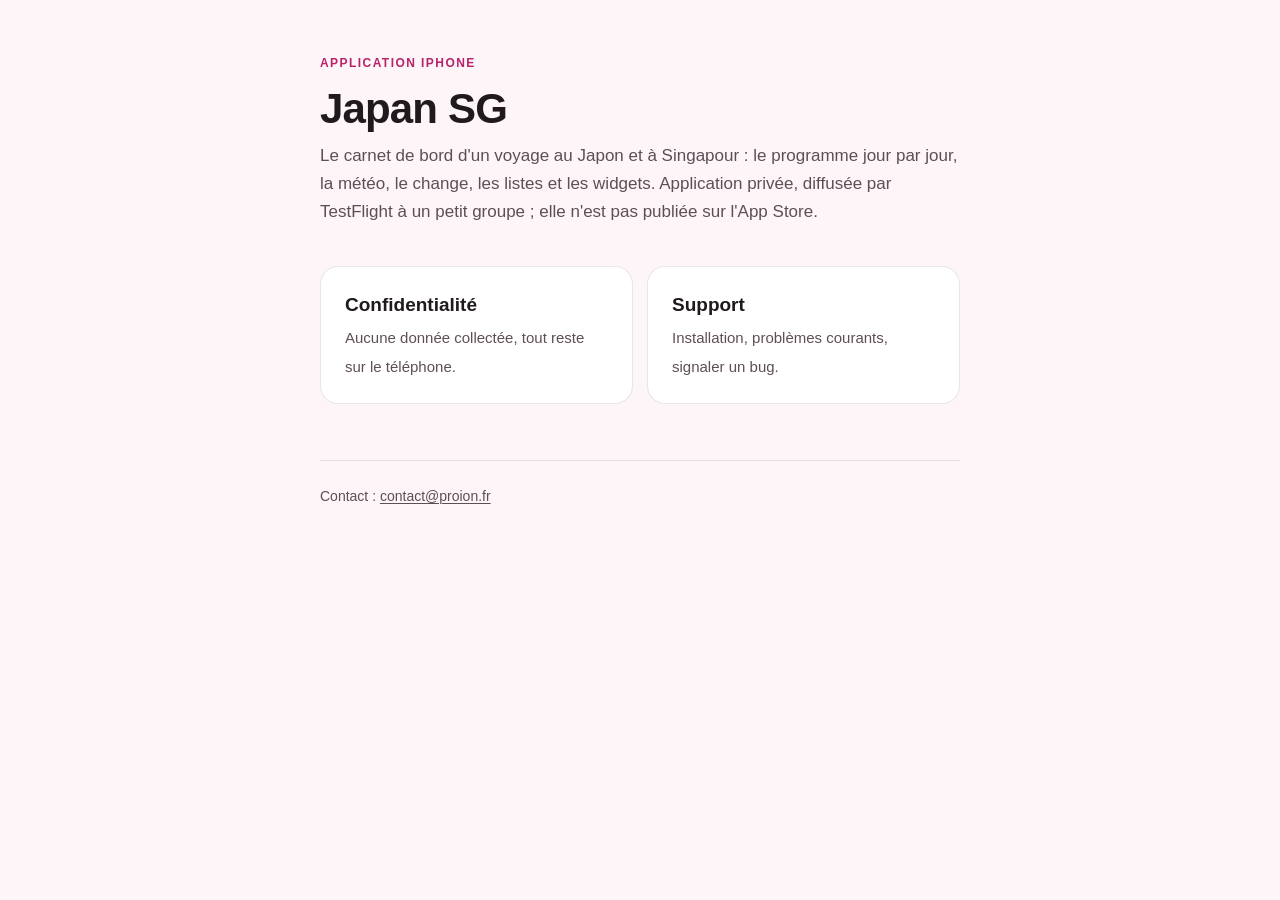
<file: index.html>
<!doctype html>
<html lang="fr">
<head>
<meta charset="utf-8">
<meta name="viewport" content="width=device-width, initial-scale=1">
<title>Japan SG</title>
<meta name="description" content="Pages d'information de l'application Japan SG : confidentialité et support.">
<link rel="stylesheet" href="style.css">
</head>
<body>
<div class="wrap">

<header>
  <p class="eyebrow">Application iPhone</p>
  <h1>Japan&nbsp;SG</h1>
  <p class="lede">Le carnet de bord d'un voyage au Japon et à Singapour&nbsp;: le programme jour par jour, la météo, le change, les listes et les widgets. Application privée, diffusée par TestFlight à un petit groupe&nbsp;; elle n'est pas publiée sur l'App&nbsp;Store.</p>
</header>

<div class="tiles">
  <a class="tile" href="confidentialite.html">
    <strong>Confidentialité</strong>
    <span>Aucune donnée collectée, tout reste sur le téléphone.</span>
  </a>
  <a class="tile" href="support.html">
    <strong>Support</strong>
    <span>Installation, problèmes courants, signaler un bug.</span>
  </a>
</div>

<footer>
  <p>Contact&nbsp;: <a href="mailto:contact@proion.fr">contact@proion.fr</a></p>
</footer>

</div>
</body>
</html>
</file>
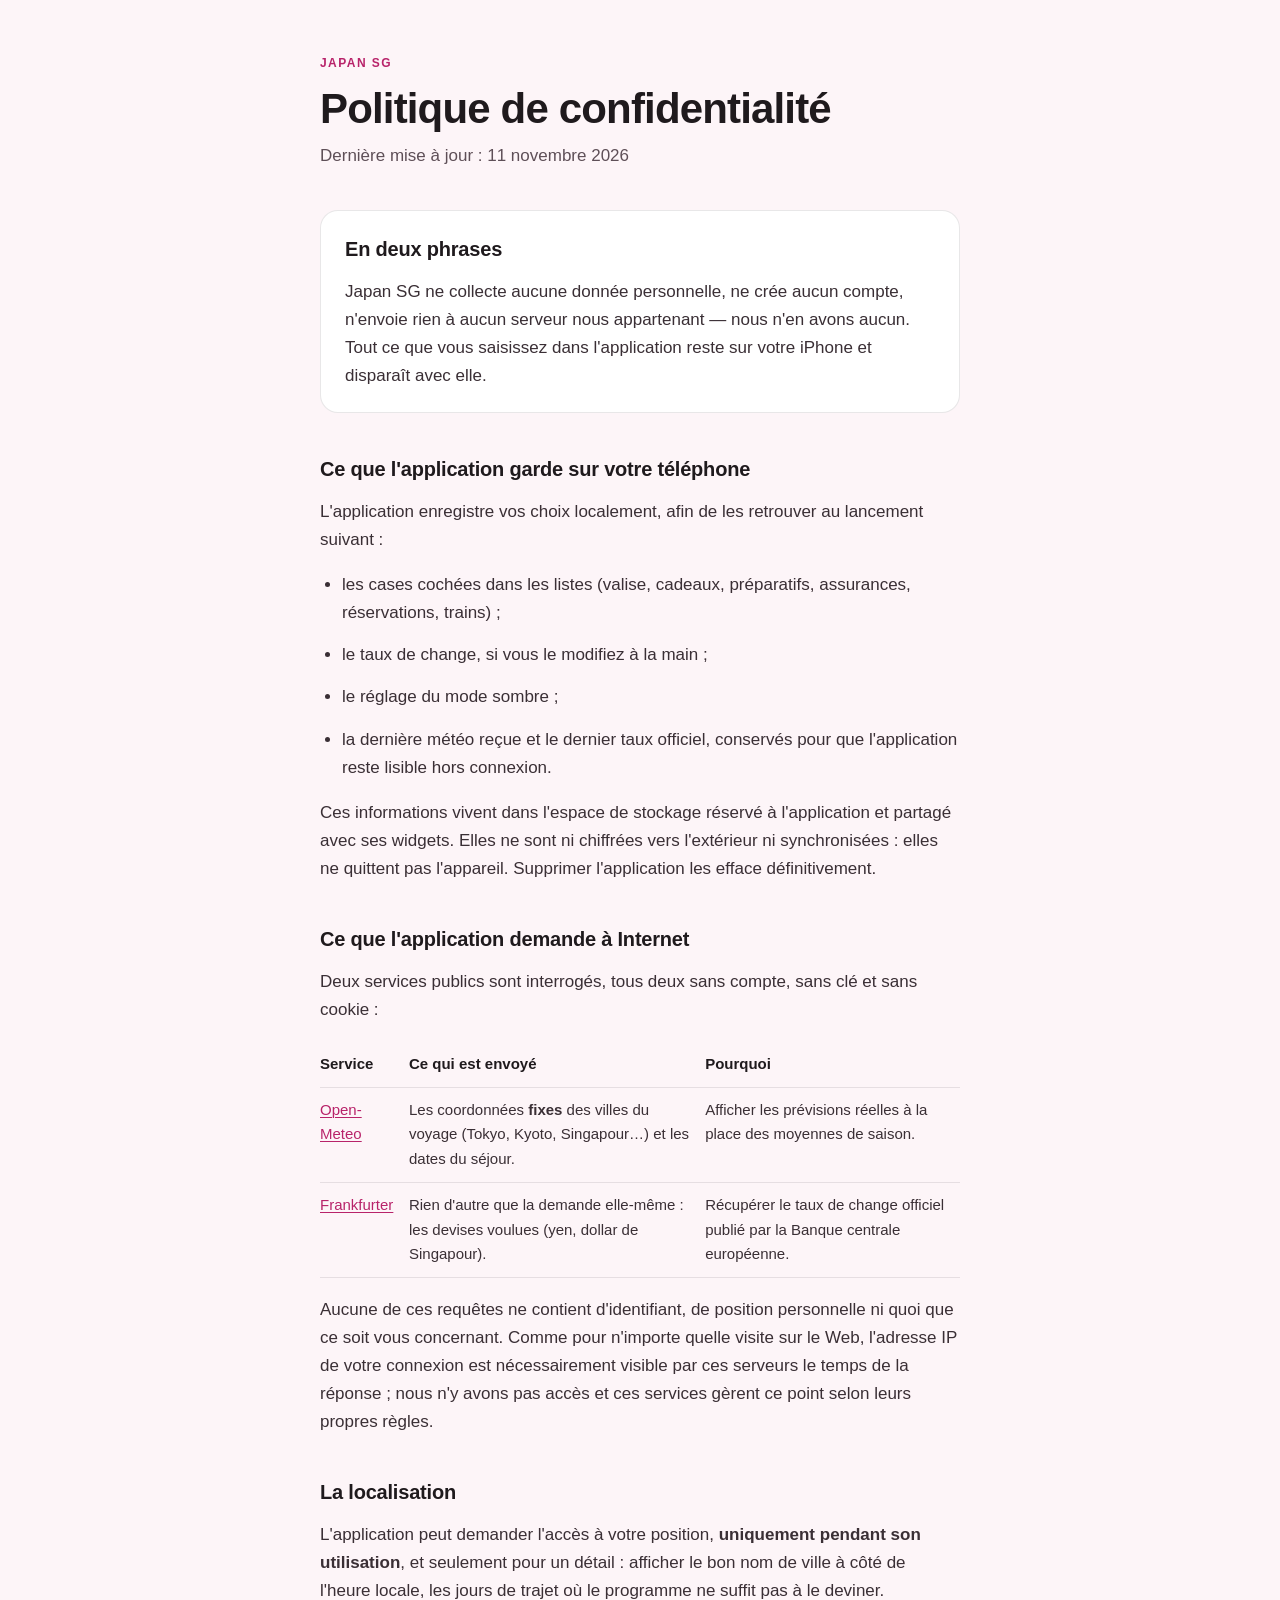
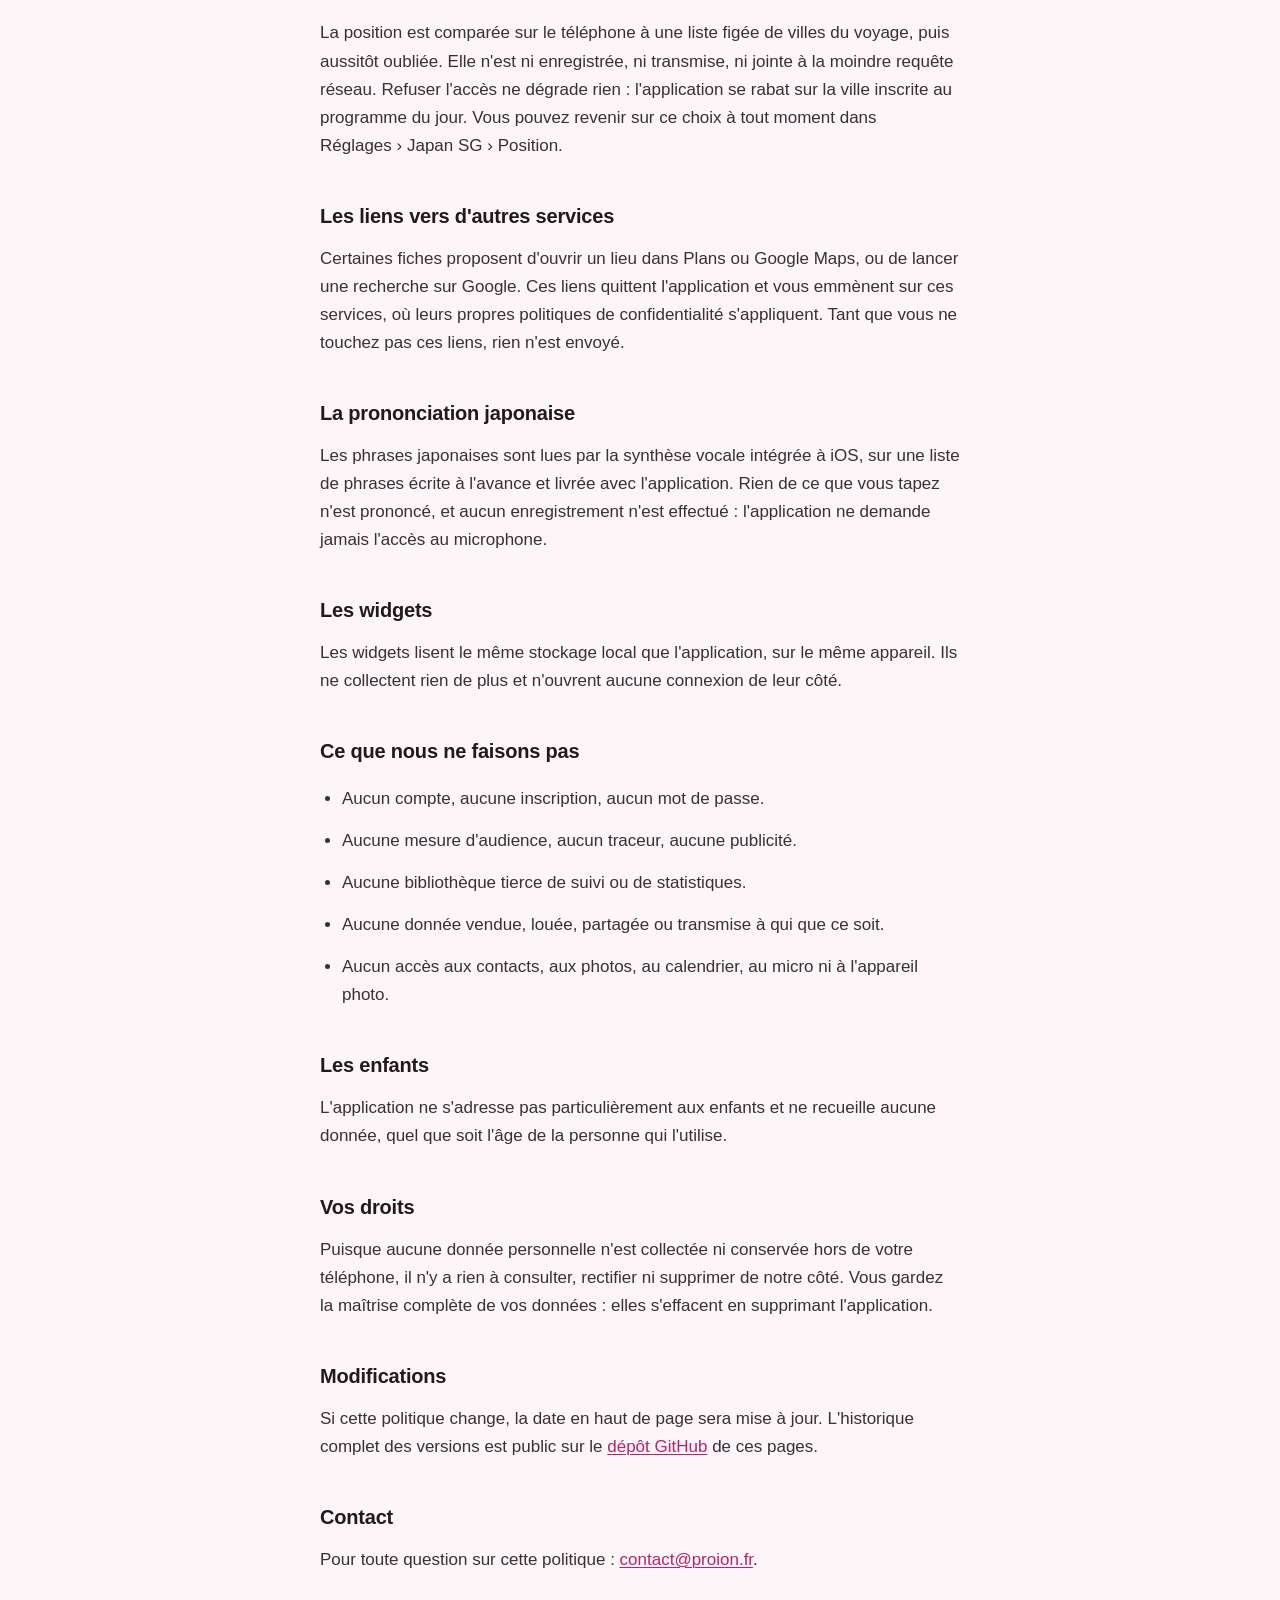
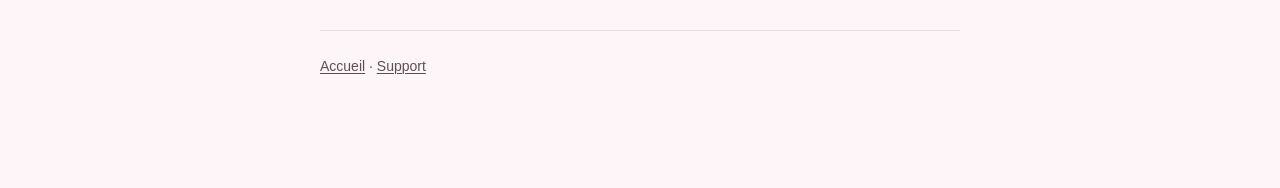
<file: confidentialite.html>
<!doctype html>
<html lang="fr">
<head>
<meta charset="utf-8">
<meta name="viewport" content="width=device-width, initial-scale=1">
<title>Confidentialité — Japan SG</title>
<meta name="description" content="Politique de confidentialité de l'application Japan SG : aucune donnée personnelle collectée, tout reste sur le téléphone.">
<link rel="stylesheet" href="style.css">
</head>
<body>
<div class="wrap">

<header>
  <p class="eyebrow">Japan SG</p>
  <h1>Politique de confidentialité</h1>
  <p class="lede">Dernière mise à jour : 11 novembre 2026</p>
</header>

<div class="card">
  <h2>En deux phrases</h2>
  <p>Japan&nbsp;SG ne collecte aucune donnée personnelle, ne crée aucun compte, n'envoie rien à aucun serveur nous appartenant&nbsp;— nous n'en avons aucun. Tout ce que vous saisissez dans l'application reste sur votre iPhone et disparaît avec elle.</p>
</div>

<h2>Ce que l'application garde sur votre téléphone</h2>
<p>L'application enregistre vos choix localement, afin de les retrouver au lancement suivant&nbsp;:</p>
<ul>
  <li>les cases cochées dans les listes (valise, cadeaux, préparatifs, assurances, réservations, trains)&nbsp;;</li>
  <li>le taux de change, si vous le modifiez à la main&nbsp;;</li>
  <li>le réglage du mode sombre&nbsp;;</li>
  <li>la dernière météo reçue et le dernier taux officiel, conservés pour que l'application reste lisible hors connexion.</li>
</ul>
<p>Ces informations vivent dans l'espace de stockage réservé à l'application et partagé avec ses widgets. Elles ne sont ni chiffrées vers l'extérieur ni synchronisées&nbsp;: elles ne quittent pas l'appareil. Supprimer l'application les efface définitivement.</p>

<h2>Ce que l'application demande à Internet</h2>
<p>Deux services publics sont interrogés, tous deux sans compte, sans clé et sans cookie&nbsp;:</p>
<table>
  <tr><th>Service</th><th>Ce qui est envoyé</th><th>Pourquoi</th></tr>
  <tr>
    <td><a href="https://open-meteo.com/">Open-Meteo</a></td>
    <td>Les coordonnées <strong>fixes</strong> des villes du voyage (Tokyo, Kyoto, Singapour…) et les dates du séjour.</td>
    <td>Afficher les prévisions réelles à la place des moyennes de saison.</td>
  </tr>
  <tr>
    <td><a href="https://frankfurter.dev/">Frankfurter</a></td>
    <td>Rien d'autre que la demande elle-même&nbsp;: les devises voulues (yen, dollar de Singapour).</td>
    <td>Récupérer le taux de change officiel publié par la Banque centrale européenne.</td>
  </tr>
</table>
<p>Aucune de ces requêtes ne contient d'identifiant, de position personnelle ni quoi que ce soit vous concernant. Comme pour n'importe quelle visite sur le Web, l'adresse IP de votre connexion est nécessairement visible par ces serveurs le temps de la réponse&nbsp;; nous n'y avons pas accès et ces services gèrent ce point selon leurs propres règles.</p>

<h2>La localisation</h2>
<p>L'application peut demander l'accès à votre position, <strong>uniquement pendant son utilisation</strong>, et seulement pour un détail&nbsp;: afficher le bon nom de ville à côté de l'heure locale, les jours de trajet où le programme ne suffit pas à le deviner.</p>
<p>La position est comparée sur le téléphone à une liste figée de villes du voyage, puis aussitôt oubliée. Elle n'est ni enregistrée, ni transmise, ni jointe à la moindre requête réseau. Refuser l'accès ne dégrade rien&nbsp;: l'application se rabat sur la ville inscrite au programme du jour. Vous pouvez revenir sur ce choix à tout moment dans Réglages&nbsp;› Japan&nbsp;SG&nbsp;› Position.</p>

<h2>Les liens vers d'autres services</h2>
<p>Certaines fiches proposent d'ouvrir un lieu dans Plans ou Google&nbsp;Maps, ou de lancer une recherche sur Google. Ces liens quittent l'application et vous emmènent sur ces services, où leurs propres politiques de confidentialité s'appliquent. Tant que vous ne touchez pas ces liens, rien n'est envoyé.</p>

<h2>La prononciation japonaise</h2>
<p>Les phrases japonaises sont lues par la synthèse vocale intégrée à iOS, sur une liste de phrases écrite à l'avance et livrée avec l'application. Rien de ce que vous tapez n'est prononcé, et aucun enregistrement n'est effectué&nbsp;: l'application ne demande jamais l'accès au microphone.</p>

<h2>Les widgets</h2>
<p>Les widgets lisent le même stockage local que l'application, sur le même appareil. Ils ne collectent rien de plus et n'ouvrent aucune connexion de leur côté.</p>

<h2>Ce que nous ne faisons pas</h2>
<ul>
  <li>Aucun compte, aucune inscription, aucun mot de passe.</li>
  <li>Aucune mesure d'audience, aucun traceur, aucune publicité.</li>
  <li>Aucune bibliothèque tierce de suivi ou de statistiques.</li>
  <li>Aucune donnée vendue, louée, partagée ou transmise à qui que ce soit.</li>
  <li>Aucun accès aux contacts, aux photos, au calendrier, au micro ni à l'appareil photo.</li>
</ul>

<h2>Les enfants</h2>
<p>L'application ne s'adresse pas particulièrement aux enfants et ne recueille aucune donnée, quel que soit l'âge de la personne qui l'utilise.</p>

<h2>Vos droits</h2>
<p>Puisque aucune donnée personnelle n'est collectée ni conservée hors de votre téléphone, il n'y a rien à consulter, rectifier ni supprimer de notre côté. Vous gardez la maîtrise complète de vos données&nbsp;: elles s'effacent en supprimant l'application.</p>

<h2>Modifications</h2>
<p>Si cette politique change, la date en haut de page sera mise à jour. L'historique complet des versions est public sur le <a href="https://github.com/proionapplib/japansg">dépôt GitHub</a> de ces pages.</p>

<h2>Contact</h2>
<p>Pour toute question sur cette politique&nbsp;: <a href="mailto:contact@proion.fr">contact@proion.fr</a>.</p>

<footer>
  <p><a href="./">Accueil</a> · <a href="support.html">Support</a></p>
</footer>

</div>
</body>
</html>
</file>
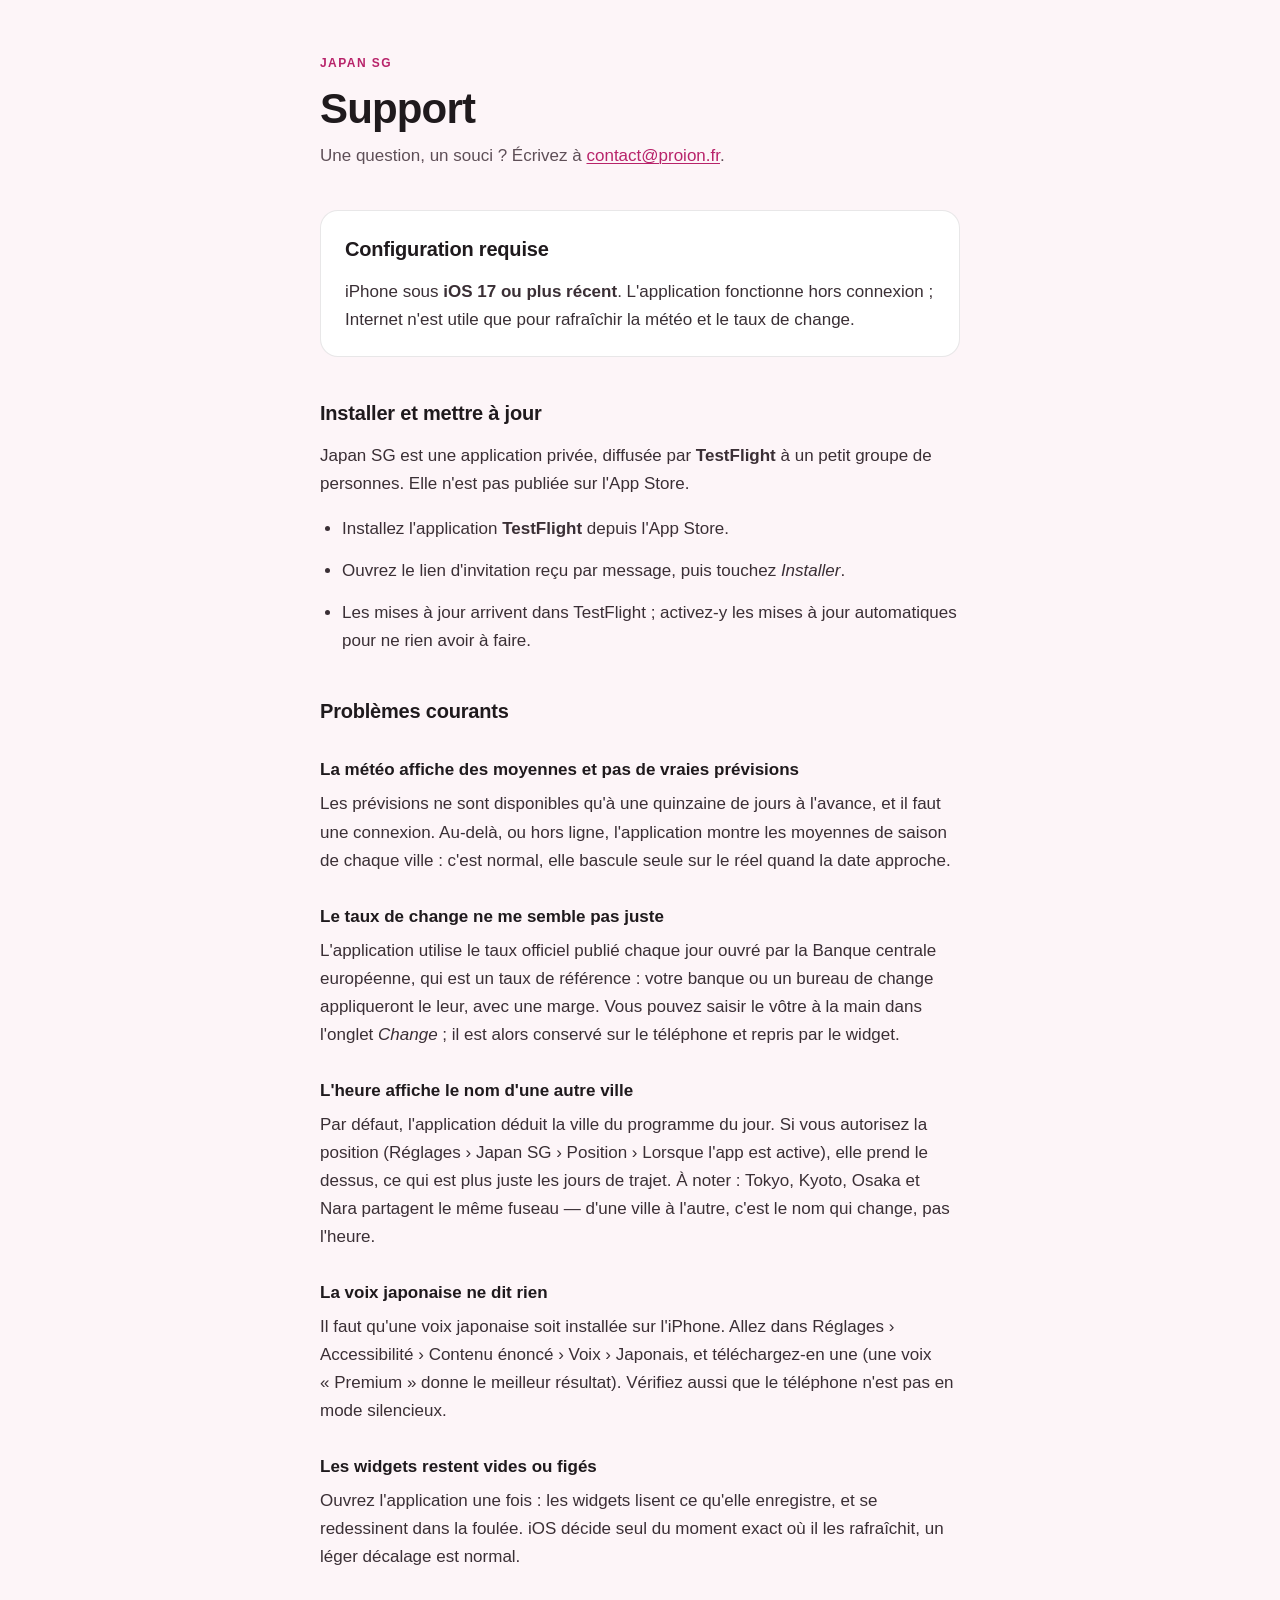
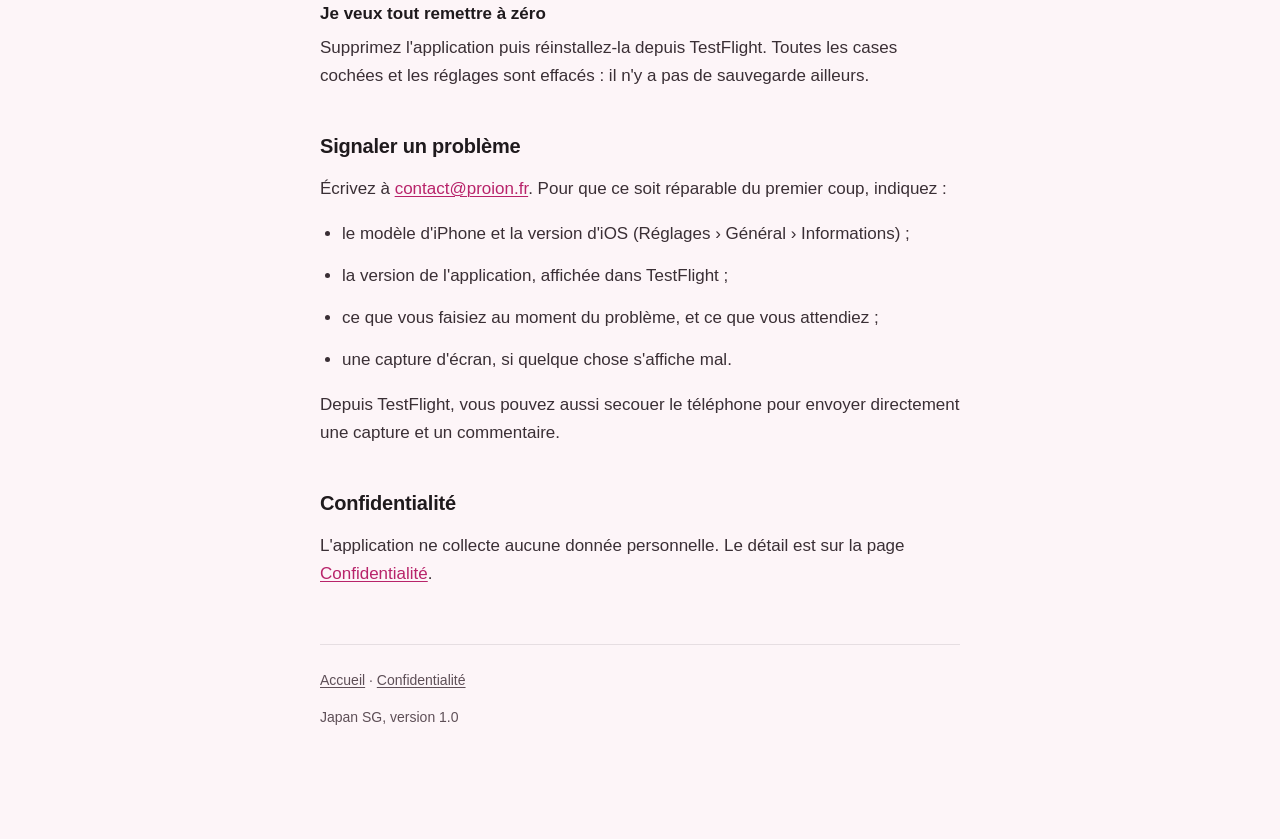
<file: support.html>
<!doctype html>
<html lang="fr">
<head>
<meta charset="utf-8">
<meta name="viewport" content="width=device-width, initial-scale=1">
<title>Support — Japan SG</title>
<meta name="description" content="Aide et contact pour l'application Japan SG : installation, problèmes courants, signaler un bug.">
<link rel="stylesheet" href="style.css">
</head>
<body>
<div class="wrap">

<header>
  <p class="eyebrow">Japan SG</p>
  <h1>Support</h1>
  <p class="lede">Une question, un souci&nbsp;? Écrivez à <a href="mailto:contact@proion.fr">contact@proion.fr</a>.</p>
</header>

<div class="card">
  <h2>Configuration requise</h2>
  <p>iPhone sous <strong>iOS&nbsp;17 ou plus récent</strong>. L'application fonctionne hors connexion&nbsp;; Internet n'est utile que pour rafraîchir la météo et le taux de change.</p>
</div>

<h2>Installer et mettre à jour</h2>
<p>Japan&nbsp;SG est une application privée, diffusée par <strong>TestFlight</strong> à un petit groupe de personnes. Elle n'est pas publiée sur l'App&nbsp;Store.</p>
<ul>
  <li>Installez l'application <strong>TestFlight</strong> depuis l'App&nbsp;Store.</li>
  <li>Ouvrez le lien d'invitation reçu par message, puis touchez <em>Installer</em>.</li>
  <li>Les mises à jour arrivent dans TestFlight&nbsp;; activez-y les mises à jour automatiques pour ne rien avoir à faire.</li>
</ul>

<h2>Problèmes courants</h2>

<h3>La météo affiche des moyennes et pas de vraies prévisions</h3>
<p>Les prévisions ne sont disponibles qu'à une quinzaine de jours à l'avance, et il faut une connexion. Au-delà, ou hors ligne, l'application montre les moyennes de saison de chaque ville&nbsp;: c'est normal, elle bascule seule sur le réel quand la date approche.</p>

<h3>Le taux de change ne me semble pas juste</h3>
<p>L'application utilise le taux officiel publié chaque jour ouvré par la Banque centrale européenne, qui est un taux de référence&nbsp;: votre banque ou un bureau de change appliqueront le leur, avec une marge. Vous pouvez saisir le vôtre à la main dans l'onglet <em>Change</em>&nbsp;; il est alors conservé sur le téléphone et repris par le widget.</p>

<h3>L'heure affiche le nom d'une autre ville</h3>
<p>Par défaut, l'application déduit la ville du programme du jour. Si vous autorisez la position (Réglages&nbsp;› Japan&nbsp;SG&nbsp;› Position&nbsp;› Lorsque l'app est active), elle prend le dessus, ce qui est plus juste les jours de trajet. À noter&nbsp;: Tokyo, Kyoto, Osaka et Nara partagent le même fuseau&nbsp;— d'une ville à l'autre, c'est le nom qui change, pas l'heure.</p>

<h3>La voix japonaise ne dit rien</h3>
<p>Il faut qu'une voix japonaise soit installée sur l'iPhone. Allez dans Réglages&nbsp;› Accessibilité&nbsp;› Contenu énoncé&nbsp;› Voix&nbsp;› Japonais, et téléchargez-en une (une voix «&nbsp;Premium&nbsp;» donne le meilleur résultat). Vérifiez aussi que le téléphone n'est pas en mode silencieux.</p>

<h3>Les widgets restent vides ou figés</h3>
<p>Ouvrez l'application une fois&nbsp;: les widgets lisent ce qu'elle enregistre, et se redessinent dans la foulée. iOS décide seul du moment exact où il les rafraîchit, un léger décalage est normal.</p>

<h3>Je veux tout remettre à zéro</h3>
<p>Supprimez l'application puis réinstallez-la depuis TestFlight. Toutes les cases cochées et les réglages sont effacés&nbsp;: il n'y a pas de sauvegarde ailleurs.</p>

<h2>Signaler un problème</h2>
<p>Écrivez à <a href="mailto:contact@proion.fr">contact@proion.fr</a>. Pour que ce soit réparable du premier coup, indiquez&nbsp;:</p>
<ul>
  <li>le modèle d'iPhone et la version d'iOS (Réglages&nbsp;› Général&nbsp;› Informations)&nbsp;;</li>
  <li>la version de l'application, affichée dans TestFlight&nbsp;;</li>
  <li>ce que vous faisiez au moment du problème, et ce que vous attendiez&nbsp;;</li>
  <li>une capture d'écran, si quelque chose s'affiche mal.</li>
</ul>
<p>Depuis TestFlight, vous pouvez aussi secouer le téléphone pour envoyer directement une capture et un commentaire.</p>

<h2>Confidentialité</h2>
<p>L'application ne collecte aucune donnée personnelle. Le détail est sur la page <a href="confidentialite.html">Confidentialité</a>.</p>

<footer>
  <p><a href="./">Accueil</a> · <a href="confidentialite.html">Confidentialité</a></p>
  <p>Japan SG, version 1.0</p>
</footer>

</div>
</body>
</html>
</file>
<file: style.css>
:root {
  --paper: #fdf5f8;
  --card: #ffffff;
  --ink: #1f1a1d;
  --ink2: #3a2f35;
  --muted: #5e4f57;
  --accent: #b8236a;
  --line: rgba(31, 26, 29, 0.1);
}

@media (prefers-color-scheme: dark) {
  :root {
    --paper: #161214;
    --card: #211b1e;
    --ink: #f6eef1;
    --ink2: #e2d5da;
    --muted: #a4939b;
    --accent: #ff8ec0;
    --line: rgba(246, 238, 241, 0.14);
  }
}

* { box-sizing: border-box; }

html { -webkit-text-size-adjust: 100%; }

body {
  margin: 0;
  background: var(--paper);
  color: var(--ink2);
  font-family: -apple-system, BlinkMacSystemFont, "Segoe UI", Roboto, Helvetica, Arial, sans-serif;
  font-size: 17px;
  line-height: 1.65;
}

.wrap {
  max-width: 42rem;
  margin: 0 auto;
  padding: 48px 16px 96px;
}

header { margin-bottom: 40px; }

.eyebrow {
  display: inline-block;
  font-size: 12px;
  font-weight: 700;
  letter-spacing: 0.12em;
  text-transform: uppercase;
  color: var(--accent);
  margin: 0 0 12px;
}

h1 {
  font-size: clamp(30px, 7vw, 42px);
  line-height: 1.1;
  letter-spacing: -0.02em;
  color: var(--ink);
  margin: 0 0 10px;
}

.lede { color: var(--muted); margin: 0; }

h2 {
  font-size: 20px;
  letter-spacing: -0.01em;
  color: var(--ink);
  margin: 40px 0 12px;
}

h3 {
  font-size: 17px;
  color: var(--ink);
  margin: 28px 0 6px;
}

p, li { margin: 0 0 14px; }

ul { padding-left: 22px; }

a { color: var(--accent); text-decoration-thickness: 1px; text-underline-offset: 2px; }

a:hover { text-decoration-thickness: 2px; }

.card {
  background: var(--card);
  border: 1px solid var(--line);
  border-radius: 18px;
  padding: 22px 24px;
  margin: 24px 0;
}

.card > :last-child { margin-bottom: 0; }

.card h2 { margin-top: 0; }

.tiles { display: grid; gap: 14px; margin: 32px 0; }

@media (min-width: 540px) { .tiles { grid-template-columns: 1fr 1fr; } }

.tile {
  display: block;
  background: var(--card);
  border: 1px solid var(--line);
  border-radius: 18px;
  padding: 22px 24px;
  text-decoration: none;
  color: inherit;
}

.tile:hover { border-color: var(--accent); }

.tile strong { display: block; color: var(--ink); font-size: 19px; margin-bottom: 4px; }

.tile span { color: var(--muted); font-size: 15px; }

table { width: 100%; border-collapse: collapse; margin: 18px 0; font-size: 15px; }

th, td { text-align: left; padding: 10px 12px 10px 0; border-bottom: 1px solid var(--line); vertical-align: top; }

th { color: var(--ink); font-weight: 600; }

code {
  font-family: ui-monospace, SFMono-Regular, Menlo, monospace;
  font-size: 0.88em;
  background: rgba(184, 35, 106, 0.08);
  padding: 1px 5px;
  border-radius: 5px;
}

footer {
  margin-top: 56px;
  padding-top: 24px;
  border-top: 1px solid var(--line);
  color: var(--muted);
  font-size: 14px;
}

footer a { color: var(--muted); }
</file>
